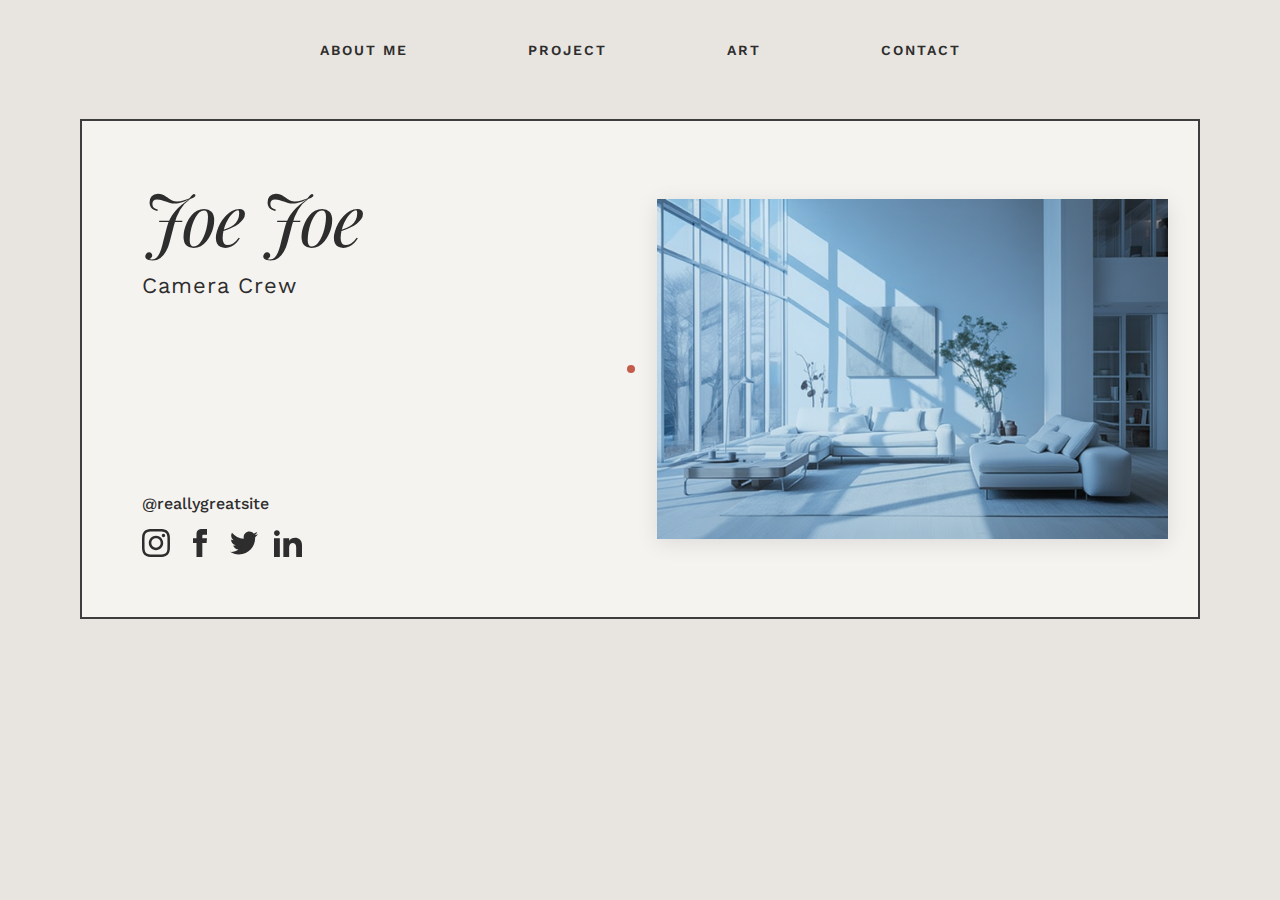
<file: index.html>
<!DOCTYPE html>
<html lang="ko">
<head>
    <meta charset="UTF-8">
    <meta name="viewport" content="width=device-width, initial-scale=1.0">
    <title>Joe Joe | Camera Crew</title>
    <link rel="stylesheet" href="css/index.css">
    <link rel="preconnect" href="https://fonts.googleapis.com">
    <link rel="preconnect" href="https://fonts.gstatic.com" crossorigin>
    <link href="https://fonts.googleapis.com/css2?family=Playfair+Display:ital,wght@0,400;0,700;1,400&family=Work+Sans:wght@300;400;500;600&display=swap" rel="stylesheet">
</head>
<body>
    <!-- Navigation -->
    <nav class="navbar">
        <ul class="nav-menu">
            <li><a href="about.html">ABOUT ME</a></li>
            <li><a href="project.html">PROJECT</a></li>
            <li><a href="art.html">ART</a></li>
            <li><a href="contact.html">CONTACT</a></li>
        </ul>
    </nav>

    <!-- Hero Section -->
    <main class="hero-section">
        <div class="hero-card">
            <div class="hero-content">
                <h1 class="hero-name">Joe Joe</h1>
                <p class="hero-role">Camera Crew</p>
                
                <div class="social-section">
                    <p class="social-handle">@reallygreatsite</p>
                    <div class="social-icons">
                        <a href="#" class="social-icon" aria-label="Instagram">
                            <svg viewBox="0 0 24 24" fill="currentColor">
                                <path d="M12 2.163c3.204 0 3.584.012 4.85.07 3.252.148 4.771 1.691 4.919 4.919.058 1.265.069 1.645.069 4.849 0 3.205-.012 3.584-.069 4.849-.149 3.225-1.664 4.771-4.919 4.919-1.266.058-1.644.07-4.85.07-3.204 0-3.584-.012-4.849-.07-3.26-.149-4.771-1.699-4.919-4.92-.058-1.265-.07-1.644-.07-4.849 0-3.204.013-3.583.07-4.849.149-3.227 1.664-4.771 4.919-4.919 1.266-.057 1.645-.069 4.849-.069zm0-2.163c-3.259 0-3.667.014-4.947.072-4.358.2-6.78 2.618-6.98 6.98-.059 1.281-.073 1.689-.073 4.948 0 3.259.014 3.668.072 4.948.2 4.358 2.618 6.78 6.98 6.98 1.281.058 1.689.072 4.948.072 3.259 0 3.668-.014 4.948-.072 4.354-.2 6.782-2.618 6.979-6.98.059-1.28.073-1.689.073-4.948 0-3.259-.014-3.667-.072-4.947-.196-4.354-2.617-6.78-6.979-6.98-1.281-.059-1.69-.073-4.949-.073zm0 5.838c-3.403 0-6.162 2.759-6.162 6.162s2.759 6.163 6.162 6.163 6.162-2.759 6.162-6.163c0-3.403-2.759-6.162-6.162-6.162zm0 10.162c-2.209 0-4-1.79-4-4 0-2.209 1.791-4 4-4s4 1.791 4 4c0 2.21-1.791 4-4 4zm6.406-11.845c-.796 0-1.441.645-1.441 1.44s.645 1.44 1.441 1.44c.795 0 1.439-.645 1.439-1.44s-.644-1.44-1.439-1.44z"/>
                            </svg>
                        </a>
                        <a href="#" class="social-icon" aria-label="Facebook">
                            <svg viewBox="0 0 24 24" fill="currentColor">
                                <path d="M9 8h-3v4h3v12h5v-12h3.642l.358-4h-4v-1.667c0-.955.192-1.333 1.115-1.333h2.885v-5h-3.808c-3.596 0-5.192 1.583-5.192 4.615v3.385z"/>
                            </svg>
                        </a>
                        <a href="#" class="social-icon" aria-label="Twitter">
                            <svg viewBox="0 0 24 24" fill="currentColor">
                                <path d="M24 4.557c-.883.392-1.832.656-2.828.775 1.017-.609 1.798-1.574 2.165-2.724-.951.564-2.005.974-3.127 1.195-.897-.957-2.178-1.555-3.594-1.555-3.179 0-5.515 2.966-4.797 6.045-4.091-.205-7.719-2.165-10.148-5.144-1.29 2.213-.669 5.108 1.523 6.574-.806-.026-1.566-.247-2.229-.616-.054 2.281 1.581 4.415 3.949 4.89-.693.188-1.452.232-2.224.084.626 1.956 2.444 3.379 4.6 3.419-2.07 1.623-4.678 2.348-7.29 2.04 2.179 1.397 4.768 2.212 7.548 2.212 9.142 0 14.307-7.721 13.995-14.646.962-.695 1.797-1.562 2.457-2.549z"/>
                            </svg>
                        </a>
                        <a href="#" class="social-icon" aria-label="LinkedIn">
                            <svg viewBox="0 0 24 24" fill="currentColor">
                                <path d="M4.98 3.5c0 1.381-1.11 2.5-2.48 2.5s-2.48-1.119-2.48-2.5c0-1.38 1.11-2.5 2.48-2.5s2.48 1.12 2.48 2.5zm.02 4.5h-5v16h5v-16zm7.982 0h-4.968v16h4.969v-8.399c0-4.67 6.029-5.052 6.029 0v8.399h4.988v-10.131c0-7.88-8.922-7.593-11.018-3.714v-2.155z"/>
                            </svg>
                        </a>
                    </div>
                </div>
            </div>
            
            <div class="hero-image">
                <span class="image-accent"></span>
                <img src="images/1.jpg" alt="Interior Design">
            </div>
        </div>
    </main>
</body>
</html>
</file>
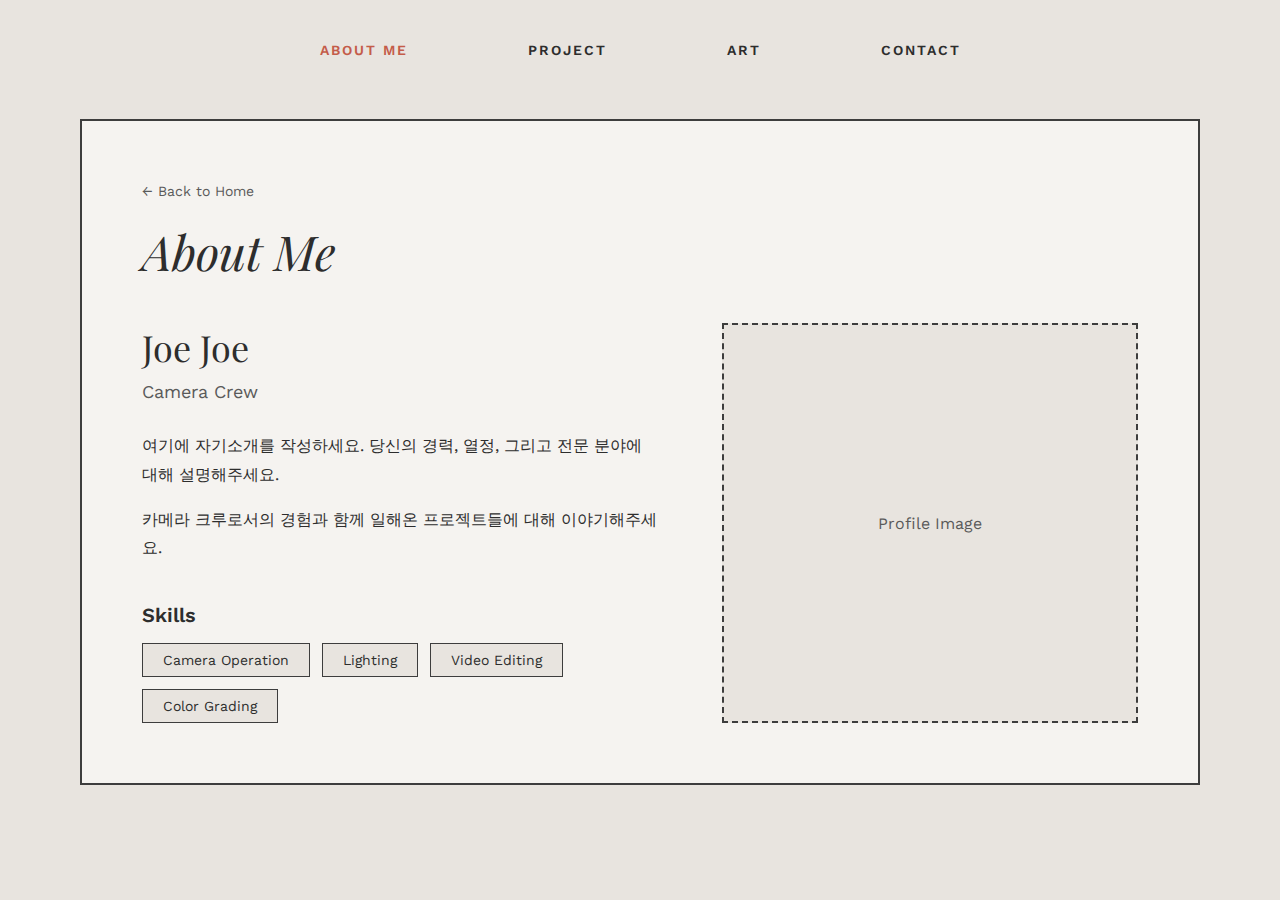
<file: about.html>
<!DOCTYPE html>
<html lang="ko">
<head>
    <meta charset="UTF-8">
    <meta name="viewport" content="width=device-width, initial-scale=1.0">
    <title>About Me | Joe Joe</title>
    <link rel="stylesheet" href="css/about.css">
    <link rel="preconnect" href="https://fonts.googleapis.com">
    <link rel="preconnect" href="https://fonts.gstatic.com" crossorigin>
    <link href="https://fonts.googleapis.com/css2?family=Playfair+Display:ital,wght@0,400;0,700;1,400&family=Work+Sans:wght@300;400;500;600&display=swap" rel="stylesheet">
</head>
<body>
    <!-- Navigation -->
    <nav class="navbar">
        <ul class="nav-menu">
            <li><a href="about.html" class="active">ABOUT ME</a></li>
            <li><a href="project.html">PROJECT</a></li>
            <li><a href="art.html">ART</a></li>
            <li><a href="contact.html">CONTACT</a></li>
        </ul>
    </nav>

    <!-- About Section -->
    <main class="about-section">
        <div class="about-card">
            <div class="about-header">
                <a href="index.html" class="back-link">← Back to Home</a>
                <h1 class="page-title">About Me</h1>
            </div>
            
            <div class="about-content">
                <div class="about-text">
                    <h2 class="about-name">Joe Joe</h2>
                    <p class="about-role">Camera Crew</p>
                    
                    <div class="about-description">
                        <p>여기에 자기소개를 작성하세요. 당신의 경력, 열정, 그리고 전문 분야에 대해 설명해주세요.</p>
                        <p>카메라 크루로서의 경험과 함께 일해온 프로젝트들에 대해 이야기해주세요.</p>
                    </div>
                    
                    <div class="skills-section">
                        <h3>Skills</h3>
                        <ul class="skills-list">
                            <li>Camera Operation</li>
                            <li>Lighting</li>
                            <li>Video Editing</li>
                            <li>Color Grading</li>
                        </ul>
                    </div>
                </div>
                
                <div class="about-image">
                    <div class="image-placeholder">
                        <span>Profile Image</span>
                    </div>
                </div>
            </div>
        </div>
    </main>
</body>
</html>
</file>
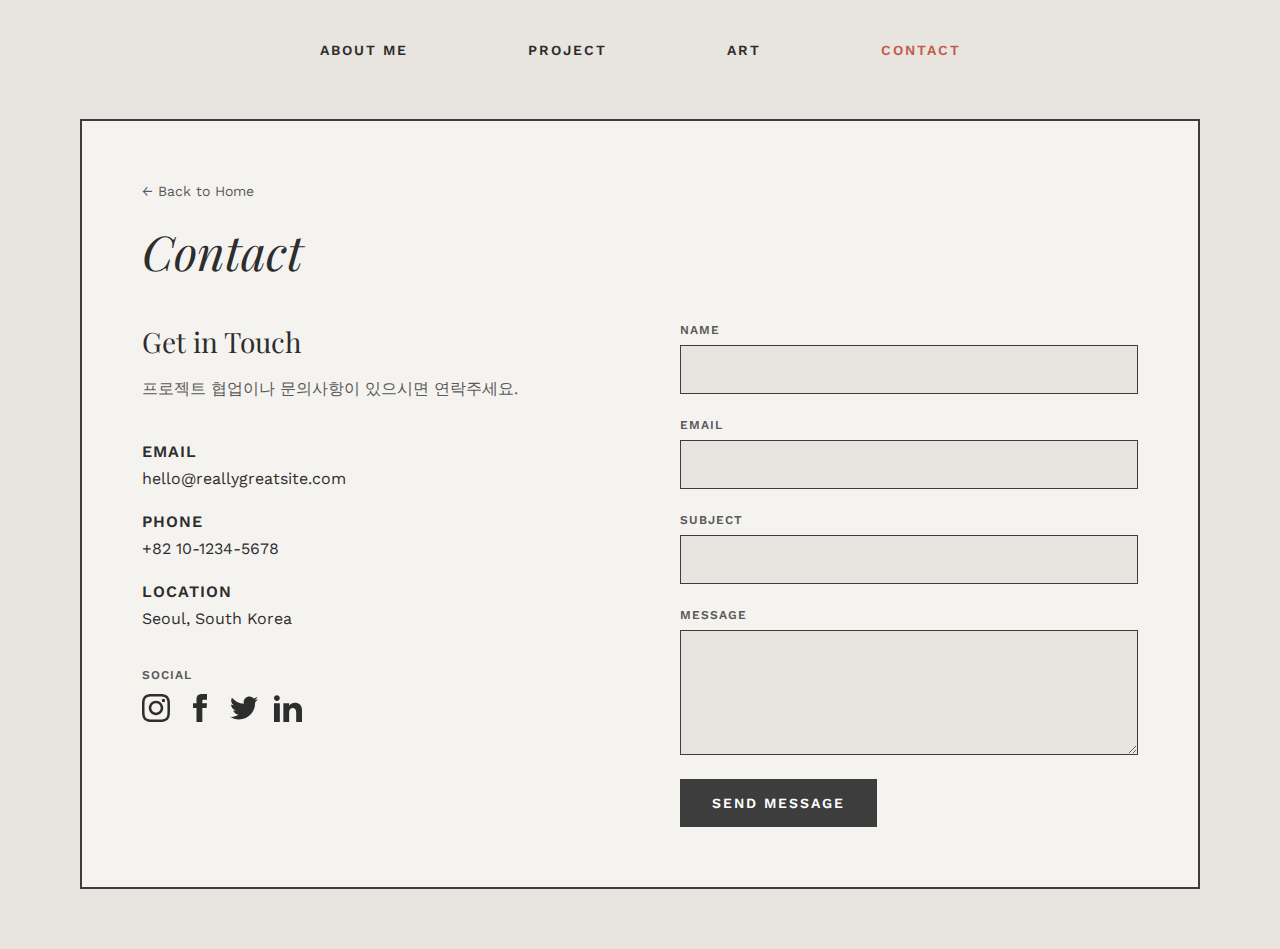
<file: contact.html>
<!DOCTYPE html>
<html lang="ko">
<head>
    <meta charset="UTF-8">
    <meta name="viewport" content="width=device-width, initial-scale=1.0">
    <title>Contact | Joe Joe</title>
    <link rel="stylesheet" href="css/contact.css">
    <link rel="preconnect" href="https://fonts.googleapis.com">
    <link rel="preconnect" href="https://fonts.gstatic.com" crossorigin>
    <link href="https://fonts.googleapis.com/css2?family=Playfair+Display:ital,wght@0,400;0,700;1,400&family=Work+Sans:wght@300;400;500;600&display=swap" rel="stylesheet">
</head>
<body>
    <!-- Navigation -->
    <nav class="navbar">
        <ul class="nav-menu">
            <li><a href="about.html">ABOUT ME</a></li>
            <li><a href="project.html">PROJECT</a></li>
            <li><a href="art.html">ART</a></li>
            <li><a href="contact.html" class="active">CONTACT</a></li>
        </ul>
    </nav>

    <!-- Contact Section -->
    <main class="contact-section">
        <div class="contact-card">
            <div class="contact-header">
                <a href="index.html" class="back-link">← Back to Home</a>
                <h1 class="page-title">Contact</h1>
            </div>
            
            <div class="contact-content">
                <div class="contact-info">
                    <h2>Get in Touch</h2>
                    <p class="contact-description">프로젝트 협업이나 문의사항이 있으시면 연락주세요.</p>
                    
                    <div class="contact-details">
                        <div class="contact-item">
                            <span class="contact-label">Email</span>
                            <a href="mailto:hello@reallygreatsite.com">hello@reallygreatsite.com</a>
                        </div>
                        
                        <div class="contact-item">
                            <span class="contact-label">Phone</span>
                            <a href="tel:+821012345678">+82 10-1234-5678</a>
                        </div>
                        
                        <div class="contact-item">
                            <span class="contact-label">Location</span>
                            <span>Seoul, South Korea</span>
                        </div>
                    </div>
                    
                    <div class="social-section">
                        <span class="contact-label">Social</span>
                        <div class="social-icons">
                            <a href="#" class="social-icon" aria-label="Instagram">
                                <svg viewBox="0 0 24 24" fill="currentColor">
                                    <path d="M12 2.163c3.204 0 3.584.012 4.85.07 3.252.148 4.771 1.691 4.919 4.919.058 1.265.069 1.645.069 4.849 0 3.205-.012 3.584-.069 4.849-.149 3.225-1.664 4.771-4.919 4.919-1.266.058-1.644.07-4.85.07-3.204 0-3.584-.012-4.849-.07-3.26-.149-4.771-1.699-4.919-4.92-.058-1.265-.07-1.644-.07-4.849 0-3.204.013-3.583.07-4.849.149-3.227 1.664-4.771 4.919-4.919 1.266-.057 1.645-.069 4.849-.069zm0-2.163c-3.259 0-3.667.014-4.947.072-4.358.2-6.78 2.618-6.98 6.98-.059 1.281-.073 1.689-.073 4.948 0 3.259.014 3.668.072 4.948.2 4.358 2.618 6.78 6.98 6.98 1.281.058 1.689.072 4.948.072 3.259 0 3.668-.014 4.948-.072 4.354-.2 6.782-2.618 6.979-6.98.059-1.28.073-1.689.073-4.948 0-3.259-.014-3.667-.072-4.947-.196-4.354-2.617-6.78-6.979-6.98-1.281-.059-1.69-.073-4.949-.073zm0 5.838c-3.403 0-6.162 2.759-6.162 6.162s2.759 6.163 6.162 6.163 6.162-2.759 6.162-6.163c0-3.403-2.759-6.162-6.162-6.162zm0 10.162c-2.209 0-4-1.79-4-4 0-2.209 1.791-4 4-4s4 1.791 4 4c0 2.21-1.791 4-4 4zm6.406-11.845c-.796 0-1.441.645-1.441 1.44s.645 1.44 1.441 1.44c.795 0 1.439-.645 1.439-1.44s-.644-1.44-1.439-1.44z"/>
                                </svg>
                            </a>
                            <a href="#" class="social-icon" aria-label="Facebook">
                                <svg viewBox="0 0 24 24" fill="currentColor">
                                    <path d="M9 8h-3v4h3v12h5v-12h3.642l.358-4h-4v-1.667c0-.955.192-1.333 1.115-1.333h2.885v-5h-3.808c-3.596 0-5.192 1.583-5.192 4.615v3.385z"/>
                                </svg>
                            </a>
                            <a href="#" class="social-icon" aria-label="Twitter">
                                <svg viewBox="0 0 24 24" fill="currentColor">
                                    <path d="M24 4.557c-.883.392-1.832.656-2.828.775 1.017-.609 1.798-1.574 2.165-2.724-.951.564-2.005.974-3.127 1.195-.897-.957-2.178-1.555-3.594-1.555-3.179 0-5.515 2.966-4.797 6.045-4.091-.205-7.719-2.165-10.148-5.144-1.29 2.213-.669 5.108 1.523 6.574-.806-.026-1.566-.247-2.229-.616-.054 2.281 1.581 4.415 3.949 4.89-.693.188-1.452.232-2.224.084.626 1.956 2.444 3.379 4.6 3.419-2.07 1.623-4.678 2.348-7.29 2.04 2.179 1.397 4.768 2.212 7.548 2.212 9.142 0 14.307-7.721 13.995-14.646.962-.695 1.797-1.562 2.457-2.549z"/>
                                </svg>
                            </a>
                            <a href="#" class="social-icon" aria-label="LinkedIn">
                                <svg viewBox="0 0 24 24" fill="currentColor">
                                    <path d="M4.98 3.5c0 1.381-1.11 2.5-2.48 2.5s-2.48-1.119-2.48-2.5c0-1.38 1.11-2.5 2.48-2.5s2.48 1.12 2.48 2.5zm.02 4.5h-5v16h5v-16zm7.982 0h-4.968v16h4.969v-8.399c0-4.67 6.029-5.052 6.029 0v8.399h4.988v-10.131c0-7.88-8.922-7.593-11.018-3.714v-2.155z"/>
                                </svg>
                            </a>
                        </div>
                    </div>
                </div>
                
                <div class="contact-form-wrapper">
                    <form class="contact-form">
                        <div class="form-group">
                            <label for="name">Name</label>
                            <input type="text" id="name" name="name" required>
                        </div>
                        
                        <div class="form-group">
                            <label for="email">Email</label>
                            <input type="email" id="email" name="email" required>
                        </div>
                        
                        <div class="form-group">
                            <label for="subject">Subject</label>
                            <input type="text" id="subject" name="subject" required>
                        </div>
                        
                        <div class="form-group">
                            <label for="message">Message</label>
                            <textarea id="message" name="message" rows="5" required></textarea>
                        </div>
                        
                        <button type="submit" class="submit-btn">Send Message</button>
                    </form>
                </div>
            </div>
        </div>
    </main>
</body>
</html>
</file>
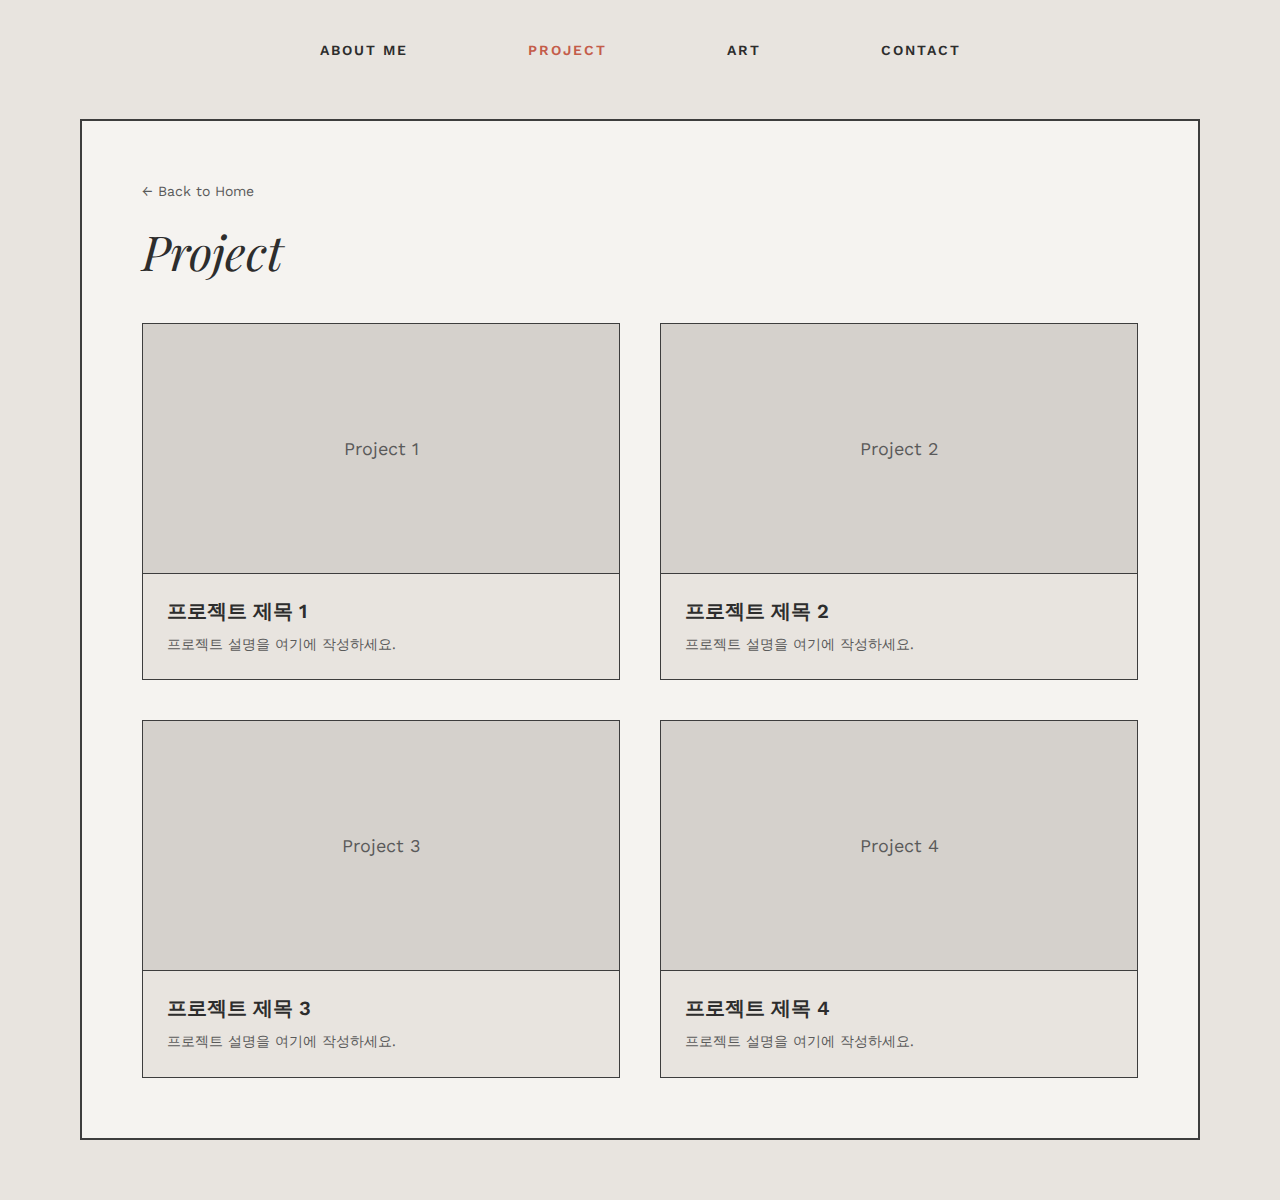
<file: project.html>
<!DOCTYPE html>
<html lang="ko">
<head>
    <meta charset="UTF-8">
    <meta name="viewport" content="width=device-width, initial-scale=1.0">
    <title>Project | Joe Joe</title>
    <link rel="stylesheet" href="css/project.css">
    <link rel="preconnect" href="https://fonts.googleapis.com">
    <link rel="preconnect" href="https://fonts.gstatic.com" crossorigin>
    <link href="https://fonts.googleapis.com/css2?family=Playfair+Display:ital,wght@0,400;0,700;1,400&family=Work+Sans:wght@300;400;500;600&display=swap" rel="stylesheet">
</head>
<body>
    <!-- Navigation -->
    <nav class="navbar">
        <ul class="nav-menu">
            <li><a href="about.html">ABOUT ME</a></li>
            <li><a href="project.html" class="active">PROJECT</a></li>
            <li><a href="art.html">ART</a></li>
            <li><a href="contact.html">CONTACT</a></li>
        </ul>
    </nav>

    <!-- Project Section -->
    <main class="project-section">
        <div class="project-card">
            <div class="project-header">
                <a href="index.html" class="back-link">← Back to Home</a>
                <h1 class="page-title">Project</h1>
            </div>
            
            <div class="project-grid">
                <!-- Project Item 1 -->
                <div class="project-item">
                    <div class="project-image">
                        <span>Project 1</span>
                    </div>
                    <div class="project-info">
                        <h3>프로젝트 제목 1</h3>
                        <p>프로젝트 설명을 여기에 작성하세요.</p>
                    </div>
                </div>
                
                <!-- Project Item 2 -->
                <div class="project-item">
                    <div class="project-image">
                        <span>Project 2</span>
                    </div>
                    <div class="project-info">
                        <h3>프로젝트 제목 2</h3>
                        <p>프로젝트 설명을 여기에 작성하세요.</p>
                    </div>
                </div>
                
                <!-- Project Item 3 -->
                <div class="project-item">
                    <div class="project-image">
                        <span>Project 3</span>
                    </div>
                    <div class="project-info">
                        <h3>프로젝트 제목 3</h3>
                        <p>프로젝트 설명을 여기에 작성하세요.</p>
                    </div>
                </div>
                
                <!-- Project Item 4 -->
                <div class="project-item">
                    <div class="project-image">
                        <span>Project 4</span>
                    </div>
                    <div class="project-info">
                        <h3>프로젝트 제목 4</h3>
                        <p>프로젝트 설명을 여기에 작성하세요.</p>
                    </div>
                </div>
            </div>
        </div>
    </main>
</body>
</html>
</file>
<file: css/index.css>
/* Reset & Base Styles */
* {
    margin: 0;
    padding: 0;
    box-sizing: border-box;
}

:root {
    --bg-color: #e8e4df;
    --text-dark: #2d2d2d;
    --text-light: #5a5a5a;
    --accent-color: #c45c4a;
    --card-bg: #f5f3f0;
    --border-color: #3d3d3d;
}

body {
    font-family: 'Work Sans', sans-serif;
    background-color: var(--bg-color);
    color: var(--text-dark);
    min-height: 100vh;
}

/* Navigation */
.navbar {
    padding: 40px 80px;
}

.nav-menu {
    display: flex;
    justify-content: center;
    gap: 120px;
    list-style: none;
}

.nav-menu a {
    text-decoration: none;
    color: var(--text-dark);
    font-size: 14px;
    font-weight: 600;
    letter-spacing: 2px;
    transition: color 0.3s ease;
}

.nav-menu a:hover {
    color: var(--accent-color);
}

/* Hero Section */
.hero-section {
    display: flex;
    justify-content: center;
    padding: 20px 80px 60px;
}

.hero-card {
    display: flex;
    background-color: var(--card-bg);
    border: 2px solid var(--border-color);
    max-width: 1200px;
    width: 100%;
    min-height: 500px;
}

.hero-content {
    flex: 1;
    padding: 60px;
    display: flex;
    flex-direction: column;
    justify-content: space-between;
}

.hero-name {
    font-family: 'Playfair Display', serif;
    font-size: 72px;
    font-weight: 400;
    font-style: italic;
    letter-spacing: -2px;
    line-height: 1;
    margin-bottom: 20px;
}

.hero-role {
    font-size: 22px;
    font-weight: 400;
    color: var(--text-dark);
    letter-spacing: 1px;
}

.social-section {
    margin-top: auto;
}

.social-handle {
    font-size: 16px;
    font-weight: 500;
    margin-bottom: 16px;
}

.social-icons {
    display: flex;
    gap: 16px;
}

.social-icon {
    width: 28px;
    height: 28px;
    color: var(--text-dark);
    transition: color 0.3s ease, transform 0.3s ease;
}

.social-icon:hover {
    color: var(--accent-color);
    transform: translateY(-2px);
}

.social-icon svg {
    width: 100%;
    height: 100%;
}

/* Hero Image */
.hero-image {
    flex: 1.2;
    position: relative;
    padding: 30px;
    display: flex;
    align-items: center;
    justify-content: center;
}

.image-accent {
    position: absolute;
    left: 0;
    top: 50%;
    transform: translateY(-50%);
    width: 8px;
    height: 8px;
    background-color: var(--accent-color);
    border-radius: 50%;
}

.hero-image img {
    max-width: 100%;
    max-height: 100%;
    object-fit: cover;
    box-shadow: 0 4px 20px rgba(0, 0, 0, 0.1);
}

/* Responsive */
@media (max-width: 992px) {
    .nav-menu {
        gap: 60px;
    }
    
    .hero-card {
        flex-direction: column;
    }
    
    .hero-name {
        font-size: 56px;
    }
    
    .hero-image {
        min-height: 400px;
    }
}

@media (max-width: 768px) {
    .navbar {
        padding: 30px 40px;
    }
    
    .nav-menu {
        gap: 30px;
        flex-wrap: wrap;
        justify-content: center;
    }
    
    .hero-section {
        padding: 20px 40px 40px;
    }
    
    .hero-content {
        padding: 40px;
    }
    
    .hero-name {
        font-size: 42px;
    }
}

@media (max-width: 480px) {
    .navbar {
        padding: 20px;
    }
    
    .nav-menu {
        gap: 20px;
    }
    
    .nav-menu a {
        font-size: 12px;
    }
    
    .hero-section {
        padding: 10px 20px 30px;
    }
    
    .hero-content {
        padding: 30px;
    }
    
    .hero-name {
        font-size: 36px;
    }
    
    .hero-role {
        font-size: 18px;
    }
}
</file>
<file: css/about.css>
/* Reset & Base Styles */
* {
    margin: 0;
    padding: 0;
    box-sizing: border-box;
}

:root {
    --bg-color: #e8e4df;
    --text-dark: #2d2d2d;
    --text-light: #5a5a5a;
    --accent-color: #c45c4a;
    --card-bg: #f5f3f0;
    --border-color: #3d3d3d;
}

body {
    font-family: 'Work Sans', sans-serif;
    background-color: var(--bg-color);
    color: var(--text-dark);
    min-height: 100vh;
}

/* Navigation */
.navbar {
    padding: 40px 80px;
}

.nav-menu {
    display: flex;
    justify-content: center;
    gap: 120px;
    list-style: none;
}

.nav-menu a {
    text-decoration: none;
    color: var(--text-dark);
    font-size: 14px;
    font-weight: 600;
    letter-spacing: 2px;
    transition: color 0.3s ease;
}

.nav-menu a:hover,
.nav-menu a.active {
    color: var(--accent-color);
}

/* About Section */
.about-section {
    display: flex;
    justify-content: center;
    padding: 20px 80px 60px;
}

.about-card {
    background-color: var(--card-bg);
    border: 2px solid var(--border-color);
    max-width: 1200px;
    width: 100%;
    padding: 60px;
}

.about-header {
    margin-bottom: 40px;
}

.back-link {
    display: inline-block;
    color: var(--text-light);
    text-decoration: none;
    font-size: 14px;
    margin-bottom: 20px;
    transition: color 0.3s ease;
}

.back-link:hover {
    color: var(--accent-color);
}

.page-title {
    font-family: 'Playfair Display', serif;
    font-size: 48px;
    font-weight: 400;
    font-style: italic;
}

.about-content {
    display: flex;
    gap: 60px;
}

.about-text {
    flex: 1;
}

.about-name {
    font-family: 'Playfair Display', serif;
    font-size: 36px;
    font-weight: 400;
    margin-bottom: 10px;
}

.about-role {
    font-size: 18px;
    color: var(--text-light);
    margin-bottom: 30px;
}

.about-description {
    margin-bottom: 40px;
}

.about-description p {
    font-size: 16px;
    line-height: 1.8;
    margin-bottom: 16px;
    color: var(--text-dark);
}

.skills-section h3 {
    font-size: 20px;
    font-weight: 600;
    margin-bottom: 16px;
}

.skills-list {
    list-style: none;
    display: flex;
    flex-wrap: wrap;
    gap: 12px;
}

.skills-list li {
    background-color: var(--bg-color);
    padding: 8px 20px;
    font-size: 14px;
    border: 1px solid var(--border-color);
}

.about-image {
    flex: 0.8;
}

.image-placeholder {
    width: 100%;
    height: 400px;
    background-color: var(--bg-color);
    border: 2px dashed var(--border-color);
    display: flex;
    align-items: center;
    justify-content: center;
    color: var(--text-light);
}

/* Responsive */
@media (max-width: 992px) {
    .nav-menu {
        gap: 60px;
    }
    
    .about-content {
        flex-direction: column;
    }
}

@media (max-width: 768px) {
    .navbar {
        padding: 30px 40px;
    }
    
    .nav-menu {
        gap: 30px;
        flex-wrap: wrap;
        justify-content: center;
    }
    
    .about-section {
        padding: 20px 40px 40px;
    }
    
    .about-card {
        padding: 40px;
    }
    
    .page-title {
        font-size: 36px;
    }
}

@media (max-width: 480px) {
    .navbar {
        padding: 20px;
    }
    
    .nav-menu {
        gap: 20px;
    }
    
    .nav-menu a {
        font-size: 12px;
    }
    
    .about-section {
        padding: 10px 20px 30px;
    }
    
    .about-card {
        padding: 30px;
    }
    
    .page-title {
        font-size: 28px;
    }
}
</file>
<file: css/contact.css>
/* Reset & Base Styles */
* {
    margin: 0;
    padding: 0;
    box-sizing: border-box;
}

:root {
    --bg-color: #e8e4df;
    --text-dark: #2d2d2d;
    --text-light: #5a5a5a;
    --accent-color: #c45c4a;
    --card-bg: #f5f3f0;
    --border-color: #3d3d3d;
}

body {
    font-family: 'Work Sans', sans-serif;
    background-color: var(--bg-color);
    color: var(--text-dark);
    min-height: 100vh;
}

/* Navigation */
.navbar {
    padding: 40px 80px;
}

.nav-menu {
    display: flex;
    justify-content: center;
    gap: 120px;
    list-style: none;
}

.nav-menu a {
    text-decoration: none;
    color: var(--text-dark);
    font-size: 14px;
    font-weight: 600;
    letter-spacing: 2px;
    transition: color 0.3s ease;
}

.nav-menu a:hover,
.nav-menu a.active {
    color: var(--accent-color);
}

/* Contact Section */
.contact-section {
    display: flex;
    justify-content: center;
    padding: 20px 80px 60px;
}

.contact-card {
    background-color: var(--card-bg);
    border: 2px solid var(--border-color);
    max-width: 1200px;
    width: 100%;
    padding: 60px;
}

.contact-header {
    margin-bottom: 40px;
}

.back-link {
    display: inline-block;
    color: var(--text-light);
    text-decoration: none;
    font-size: 14px;
    margin-bottom: 20px;
    transition: color 0.3s ease;
}

.back-link:hover {
    color: var(--accent-color);
}

.page-title {
    font-family: 'Playfair Display', serif;
    font-size: 48px;
    font-weight: 400;
    font-style: italic;
}

/* Contact Content */
.contact-content {
    display: flex;
    gap: 80px;
}

.contact-info {
    flex: 1;
}

.contact-info h2 {
    font-family: 'Playfair Display', serif;
    font-size: 28px;
    font-weight: 400;
    margin-bottom: 16px;
}

.contact-description {
    font-size: 16px;
    color: var(--text-light);
    line-height: 1.6;
    margin-bottom: 40px;
}

.contact-details {
    margin-bottom: 40px;
}

.contact-item {
    margin-bottom: 24px;
}

.contact-label {
    display: block;
    font-size: 12px;
    font-weight: 600;
    letter-spacing: 1px;
    text-transform: uppercase;
    color: var(--text-light);
    margin-bottom: 8px;
}

.contact-item a,
.contact-item span {
    font-size: 16px;
    color: var(--text-dark);
    text-decoration: none;
    transition: color 0.3s ease;
}

.contact-item a:hover {
    color: var(--accent-color);
}

.social-section {
    margin-top: 40px;
}

.social-icons {
    display: flex;
    gap: 16px;
    margin-top: 12px;
}

.social-icon {
    width: 28px;
    height: 28px;
    color: var(--text-dark);
    transition: color 0.3s ease, transform 0.3s ease;
}

.social-icon:hover {
    color: var(--accent-color);
    transform: translateY(-2px);
}

.social-icon svg {
    width: 100%;
    height: 100%;
}

/* Contact Form */
.contact-form-wrapper {
    flex: 1;
}

.contact-form {
    display: flex;
    flex-direction: column;
    gap: 24px;
}

.form-group {
    display: flex;
    flex-direction: column;
}

.form-group label {
    font-size: 12px;
    font-weight: 600;
    letter-spacing: 1px;
    text-transform: uppercase;
    color: var(--text-light);
    margin-bottom: 8px;
}

.form-group input,
.form-group textarea {
    font-family: 'Work Sans', sans-serif;
    font-size: 16px;
    padding: 14px 16px;
    border: 1px solid var(--border-color);
    background-color: var(--bg-color);
    color: var(--text-dark);
    transition: border-color 0.3s ease, box-shadow 0.3s ease;
}

.form-group input:focus,
.form-group textarea:focus {
    outline: none;
    border-color: var(--accent-color);
    box-shadow: 0 0 0 2px rgba(196, 92, 74, 0.1);
}

.form-group textarea {
    resize: vertical;
    min-height: 120px;
}

.submit-btn {
    font-family: 'Work Sans', sans-serif;
    font-size: 14px;
    font-weight: 600;
    letter-spacing: 2px;
    text-transform: uppercase;
    padding: 16px 32px;
    background-color: var(--border-color);
    color: white;
    border: none;
    cursor: pointer;
    transition: background-color 0.3s ease, transform 0.3s ease;
    align-self: flex-start;
}

.submit-btn:hover {
    background-color: var(--accent-color);
    transform: translateY(-2px);
}

/* Responsive */
@media (max-width: 992px) {
    .nav-menu {
        gap: 60px;
    }
    
    .contact-content {
        flex-direction: column;
        gap: 60px;
    }
}

@media (max-width: 768px) {
    .navbar {
        padding: 30px 40px;
    }
    
    .nav-menu {
        gap: 30px;
        flex-wrap: wrap;
        justify-content: center;
    }
    
    .contact-section {
        padding: 20px 40px 40px;
    }
    
    .contact-card {
        padding: 40px;
    }
    
    .page-title {
        font-size: 36px;
    }
}

@media (max-width: 480px) {
    .navbar {
        padding: 20px;
    }
    
    .nav-menu {
        gap: 20px;
    }
    
    .nav-menu a {
        font-size: 12px;
    }
    
    .contact-section {
        padding: 10px 20px 30px;
    }
    
    .contact-card {
        padding: 30px;
    }
    
    .page-title {
        font-size: 28px;
    }
    
    .submit-btn {
        width: 100%;
    }
}
</file>
<file: css/project.css>
/* Reset & Base Styles */
* {
    margin: 0;
    padding: 0;
    box-sizing: border-box;
}

:root {
    --bg-color: #e8e4df;
    --text-dark: #2d2d2d;
    --text-light: #5a5a5a;
    --accent-color: #c45c4a;
    --card-bg: #f5f3f0;
    --border-color: #3d3d3d;
}

body {
    font-family: 'Work Sans', sans-serif;
    background-color: var(--bg-color);
    color: var(--text-dark);
    min-height: 100vh;
}

/* Navigation */
.navbar {
    padding: 40px 80px;
}

.nav-menu {
    display: flex;
    justify-content: center;
    gap: 120px;
    list-style: none;
}

.nav-menu a {
    text-decoration: none;
    color: var(--text-dark);
    font-size: 14px;
    font-weight: 600;
    letter-spacing: 2px;
    transition: color 0.3s ease;
}

.nav-menu a:hover,
.nav-menu a.active {
    color: var(--accent-color);
}

/* Project Section */
.project-section {
    display: flex;
    justify-content: center;
    padding: 20px 80px 60px;
}

.project-card {
    background-color: var(--card-bg);
    border: 2px solid var(--border-color);
    max-width: 1200px;
    width: 100%;
    padding: 60px;
}

.project-header {
    margin-bottom: 40px;
}

.back-link {
    display: inline-block;
    color: var(--text-light);
    text-decoration: none;
    font-size: 14px;
    margin-bottom: 20px;
    transition: color 0.3s ease;
}

.back-link:hover {
    color: var(--accent-color);
}

.page-title {
    font-family: 'Playfair Display', serif;
    font-size: 48px;
    font-weight: 400;
    font-style: italic;
}

/* Project Grid */
.project-grid {
    display: grid;
    grid-template-columns: repeat(2, 1fr);
    gap: 40px;
}

.project-item {
    border: 1px solid var(--border-color);
    background-color: var(--bg-color);
    transition: transform 0.3s ease, box-shadow 0.3s ease;
}

.project-item:hover {
    transform: translateY(-5px);
    box-shadow: 0 10px 30px rgba(0, 0, 0, 0.1);
}

.project-image {
    width: 100%;
    height: 250px;
    background-color: #d5d1cc;
    display: flex;
    align-items: center;
    justify-content: center;
    color: var(--text-light);
    font-size: 18px;
    border-bottom: 1px solid var(--border-color);
}

.project-info {
    padding: 24px;
}

.project-info h3 {
    font-size: 20px;
    font-weight: 600;
    margin-bottom: 8px;
}

.project-info p {
    font-size: 14px;
    color: var(--text-light);
    line-height: 1.6;
}

/* Responsive */
@media (max-width: 992px) {
    .nav-menu {
        gap: 60px;
    }
    
    .project-grid {
        grid-template-columns: 1fr;
    }
}

@media (max-width: 768px) {
    .navbar {
        padding: 30px 40px;
    }
    
    .nav-menu {
        gap: 30px;
        flex-wrap: wrap;
        justify-content: center;
    }
    
    .project-section {
        padding: 20px 40px 40px;
    }
    
    .project-card {
        padding: 40px;
    }
    
    .page-title {
        font-size: 36px;
    }
}

@media (max-width: 480px) {
    .navbar {
        padding: 20px;
    }
    
    .nav-menu {
        gap: 20px;
    }
    
    .nav-menu a {
        font-size: 12px;
    }
    
    .project-section {
        padding: 10px 20px 30px;
    }
    
    .project-card {
        padding: 30px;
    }
    
    .page-title {
        font-size: 28px;
    }
    
    .project-grid {
        gap: 24px;
    }
}
</file>
